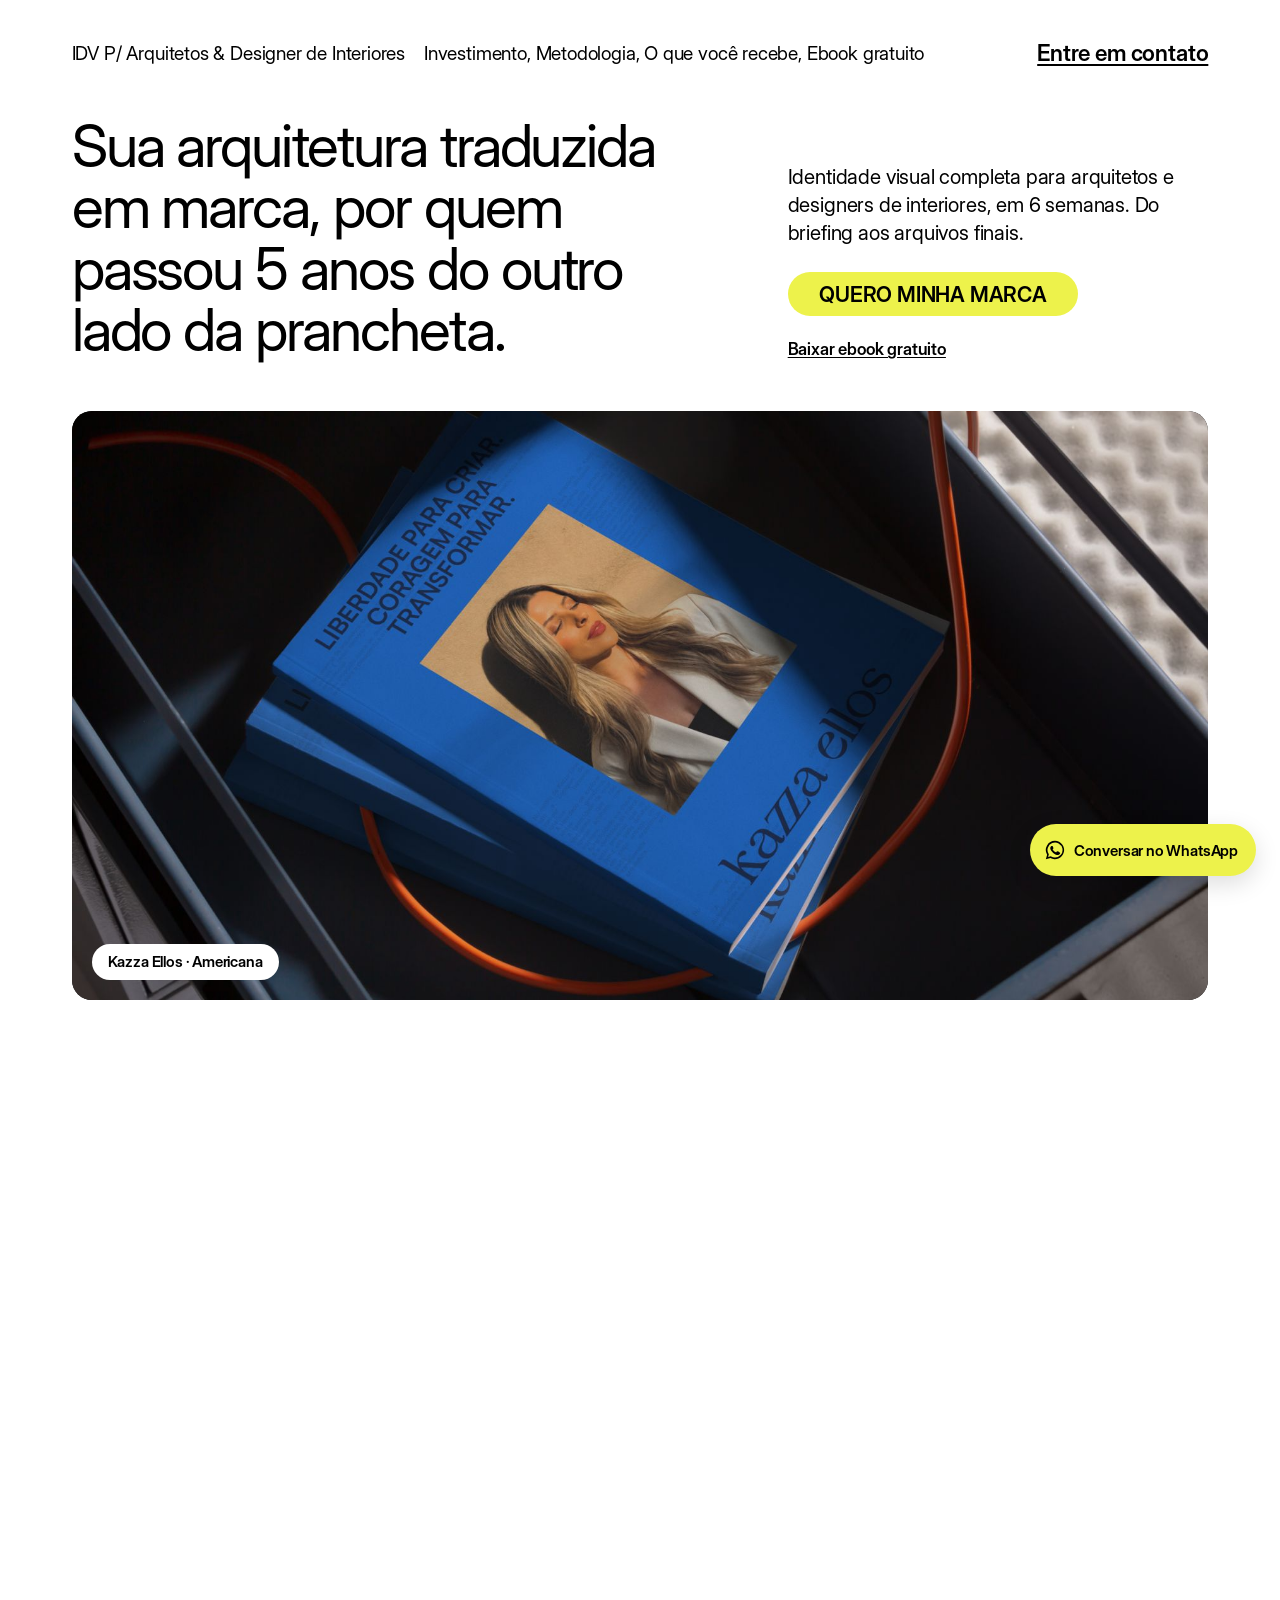
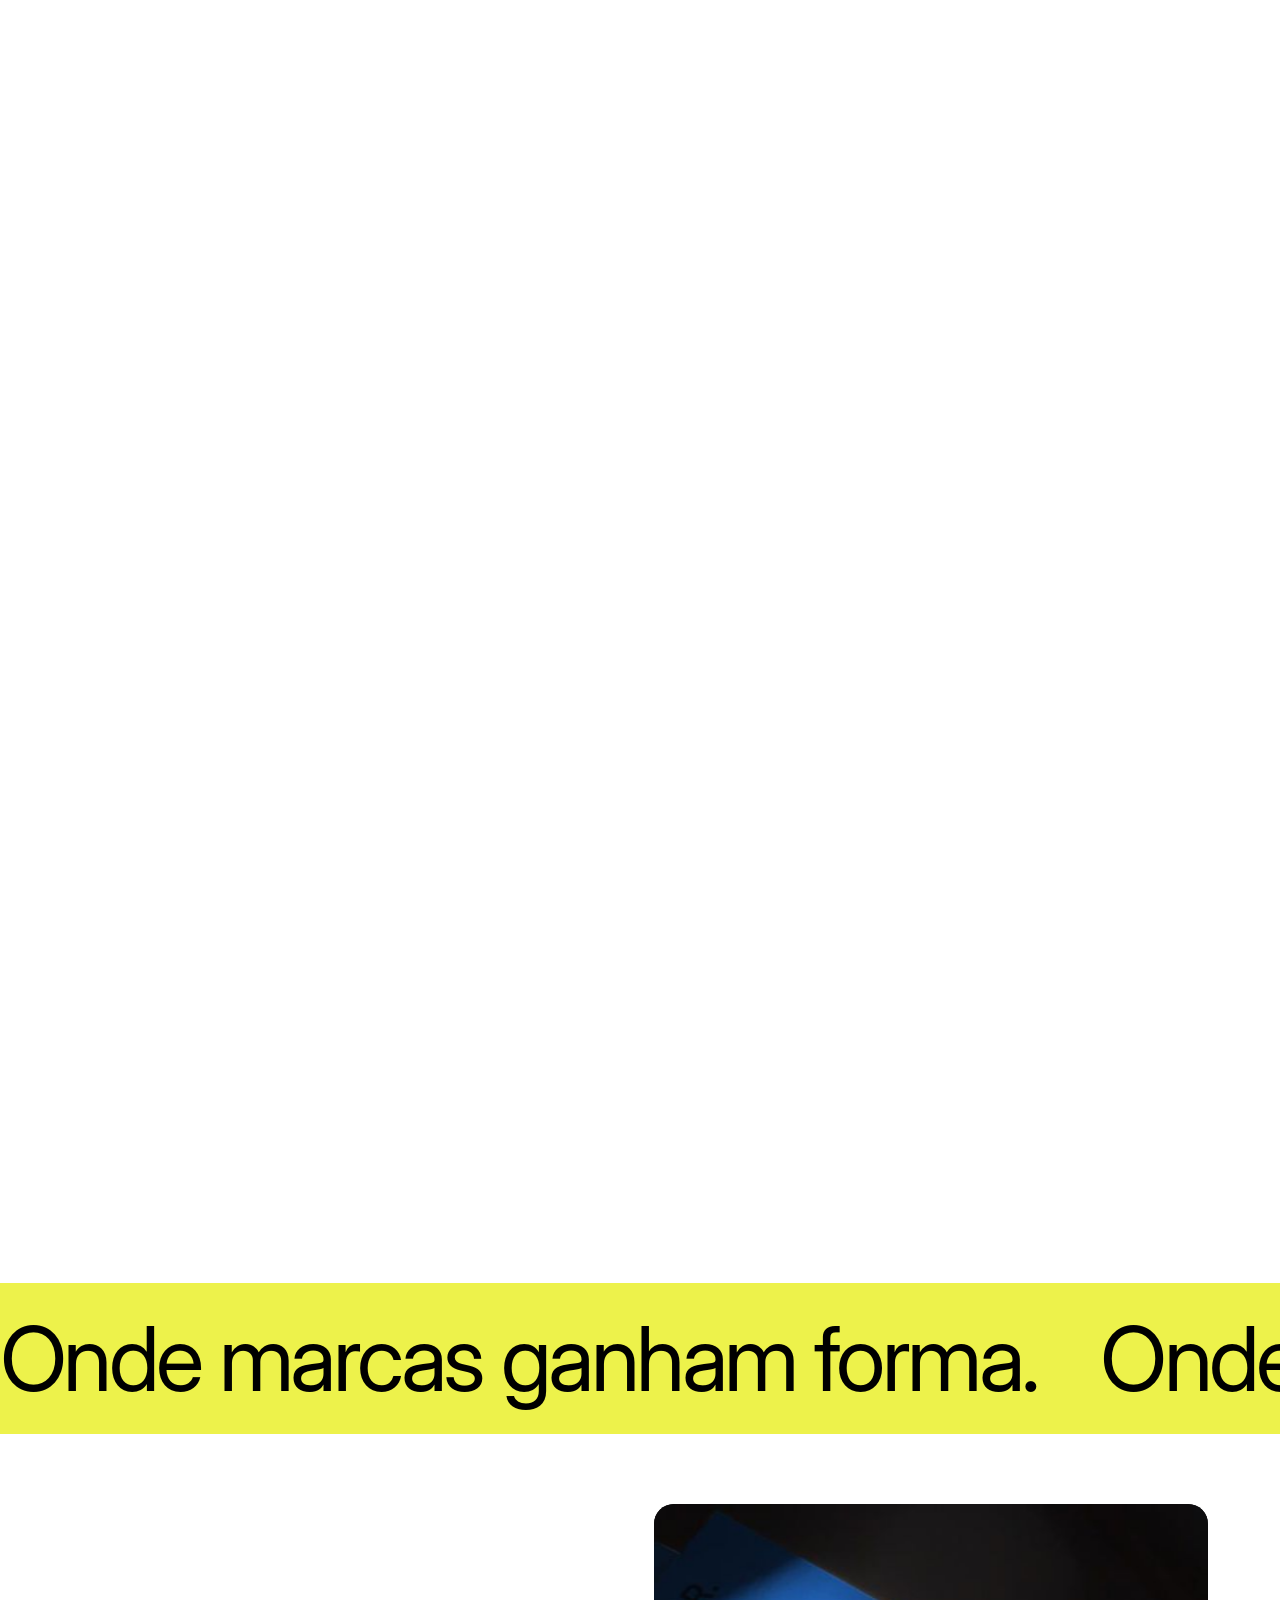
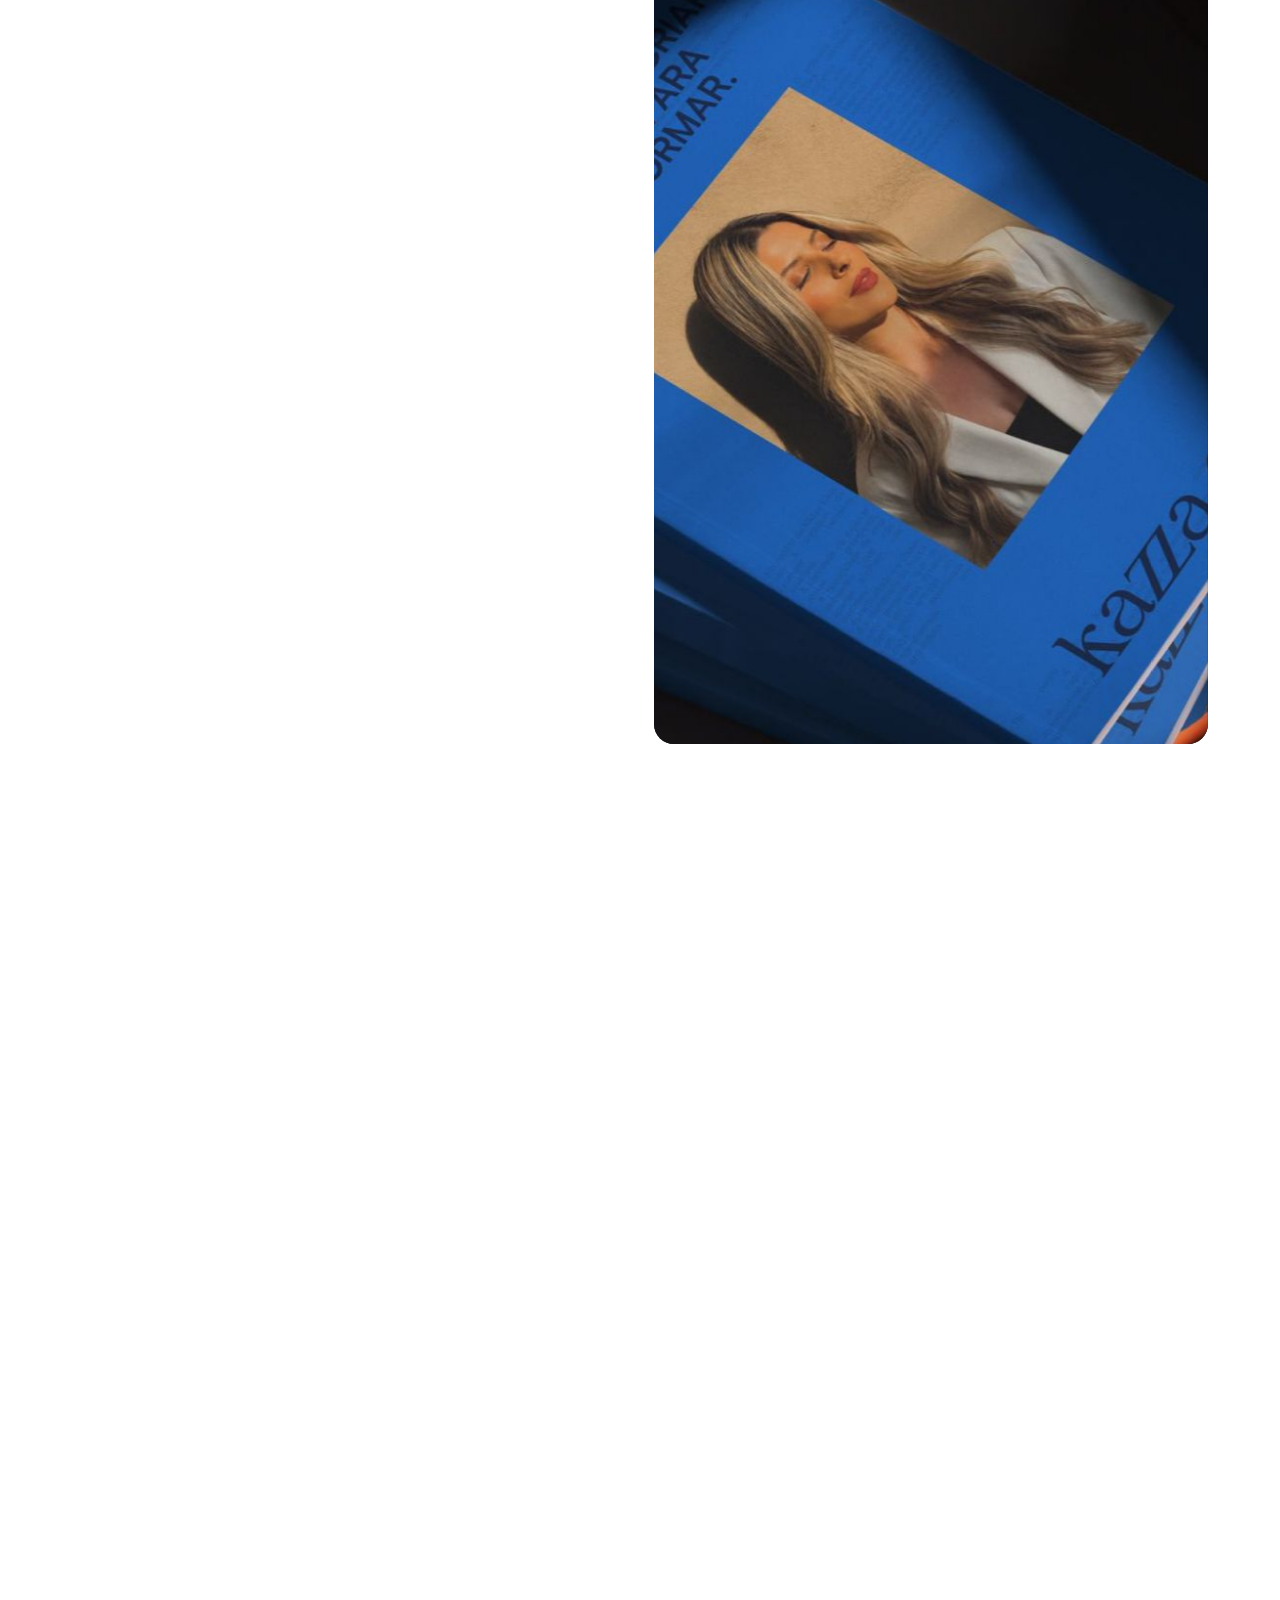
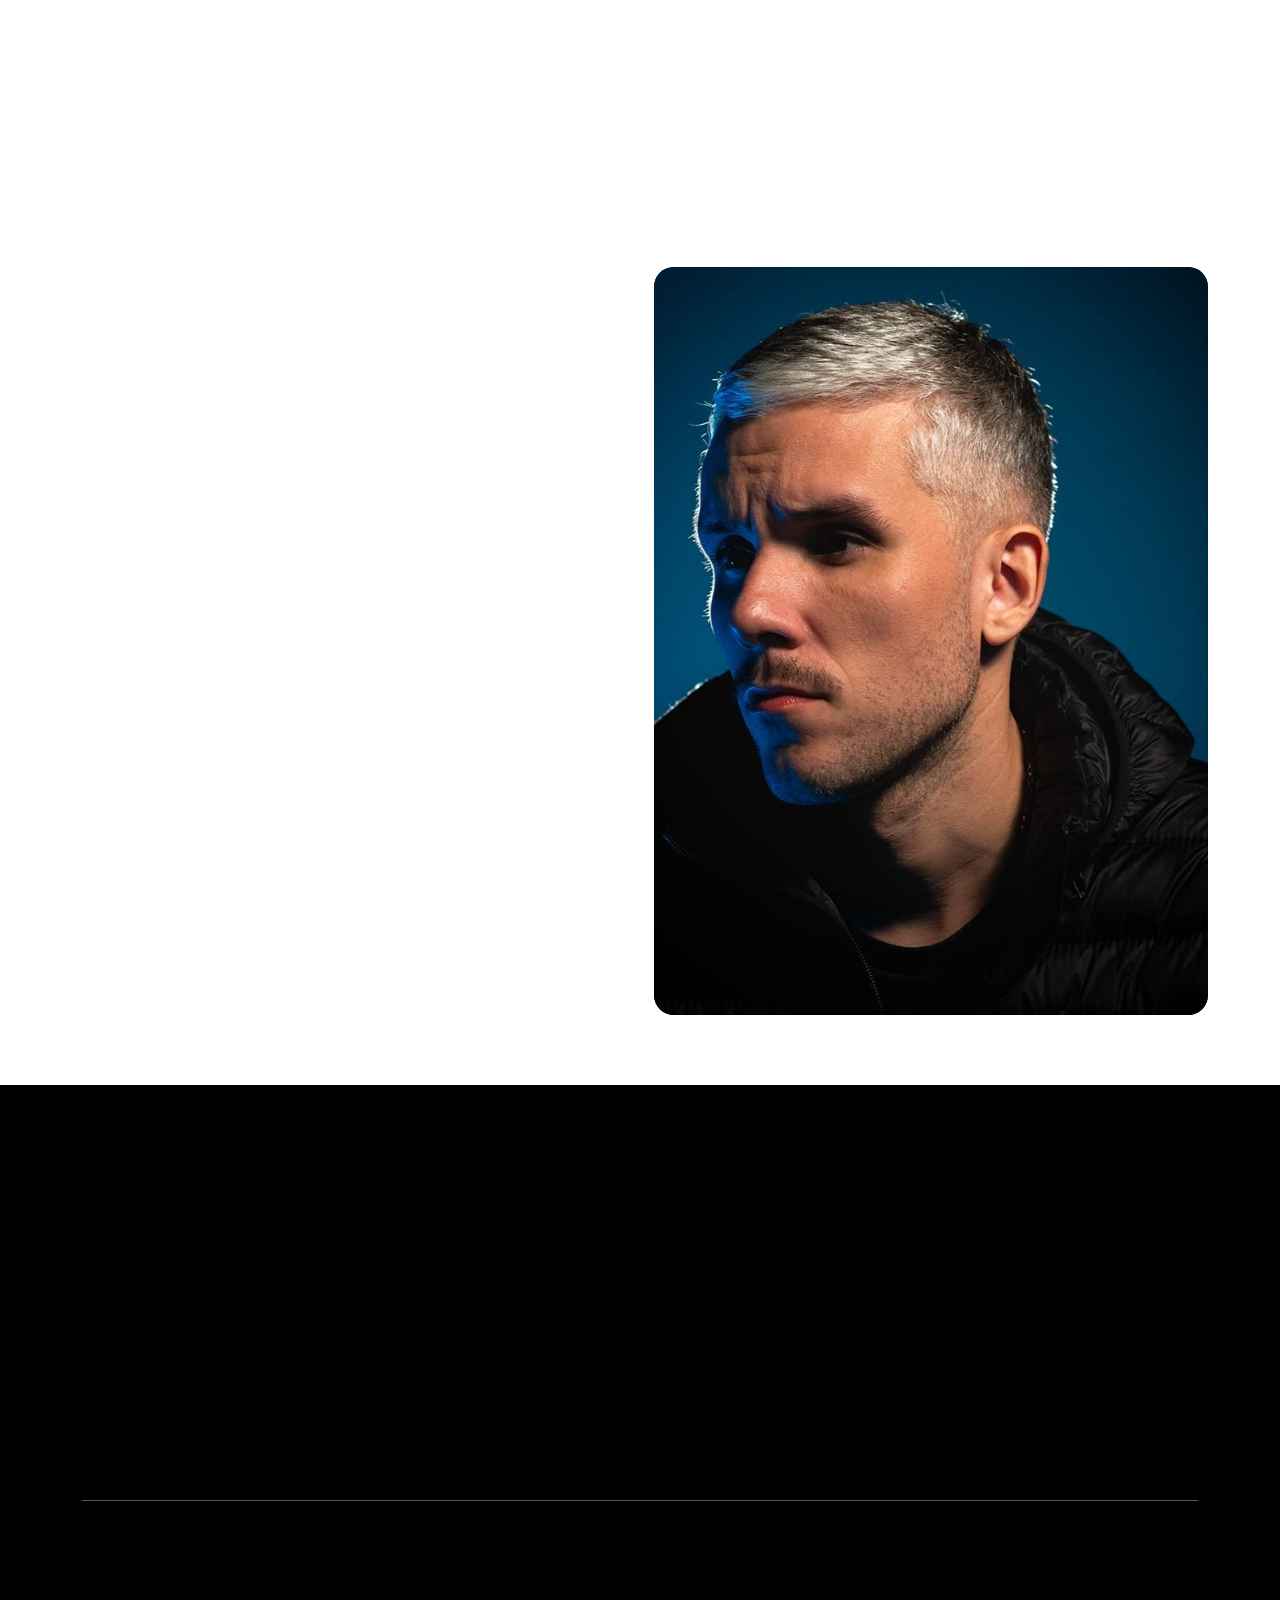
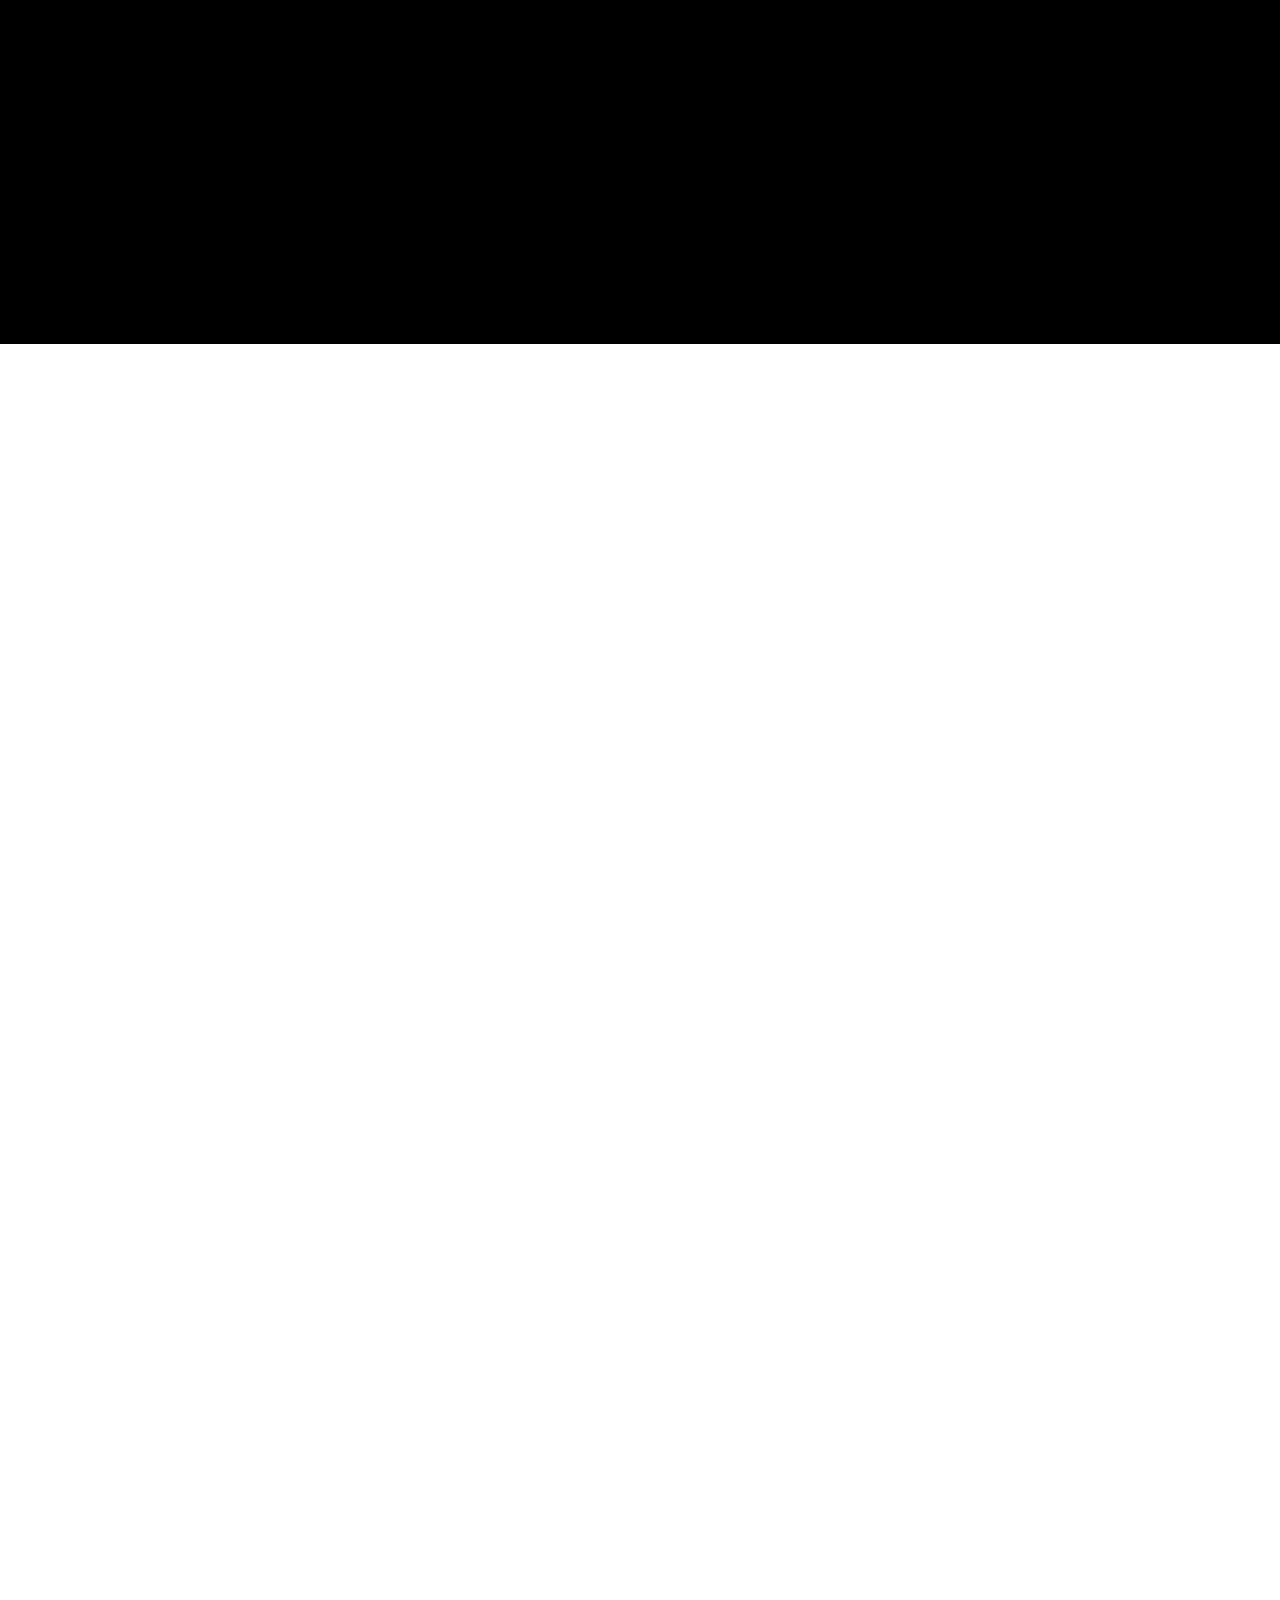
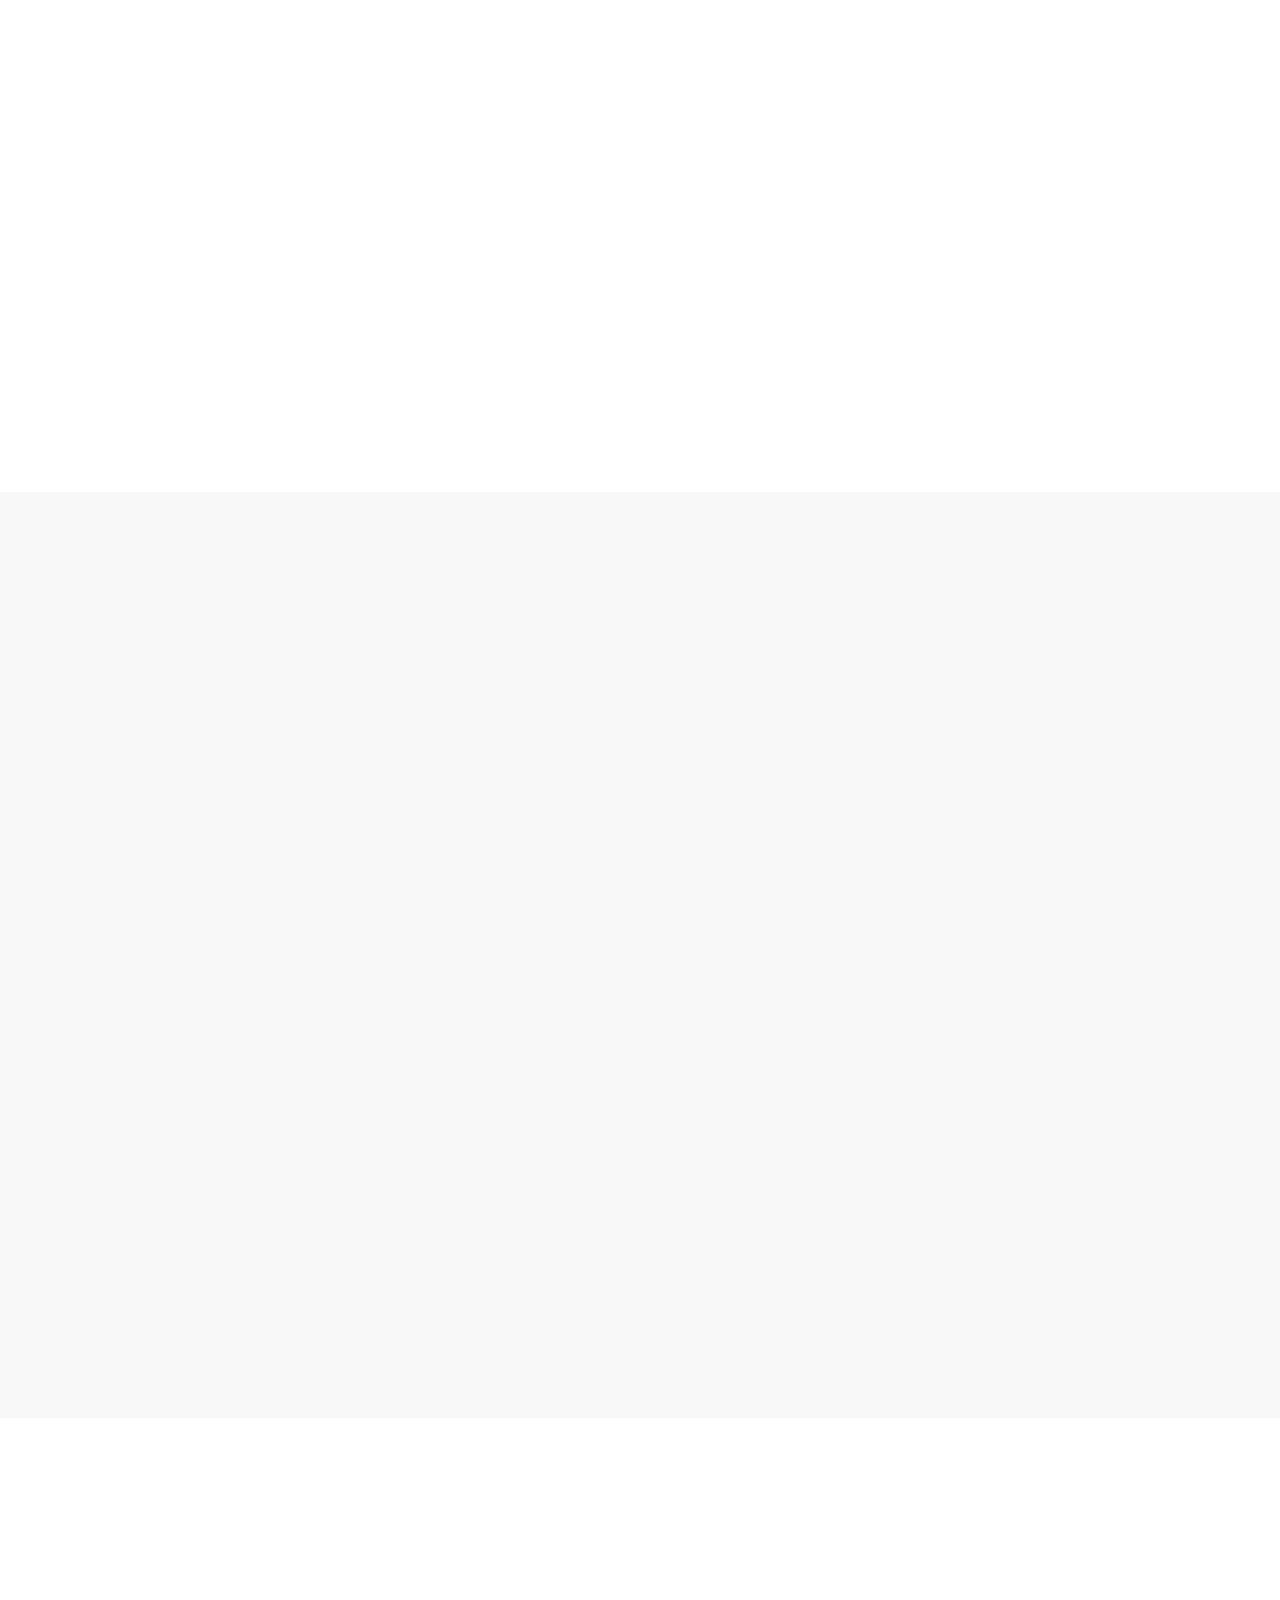
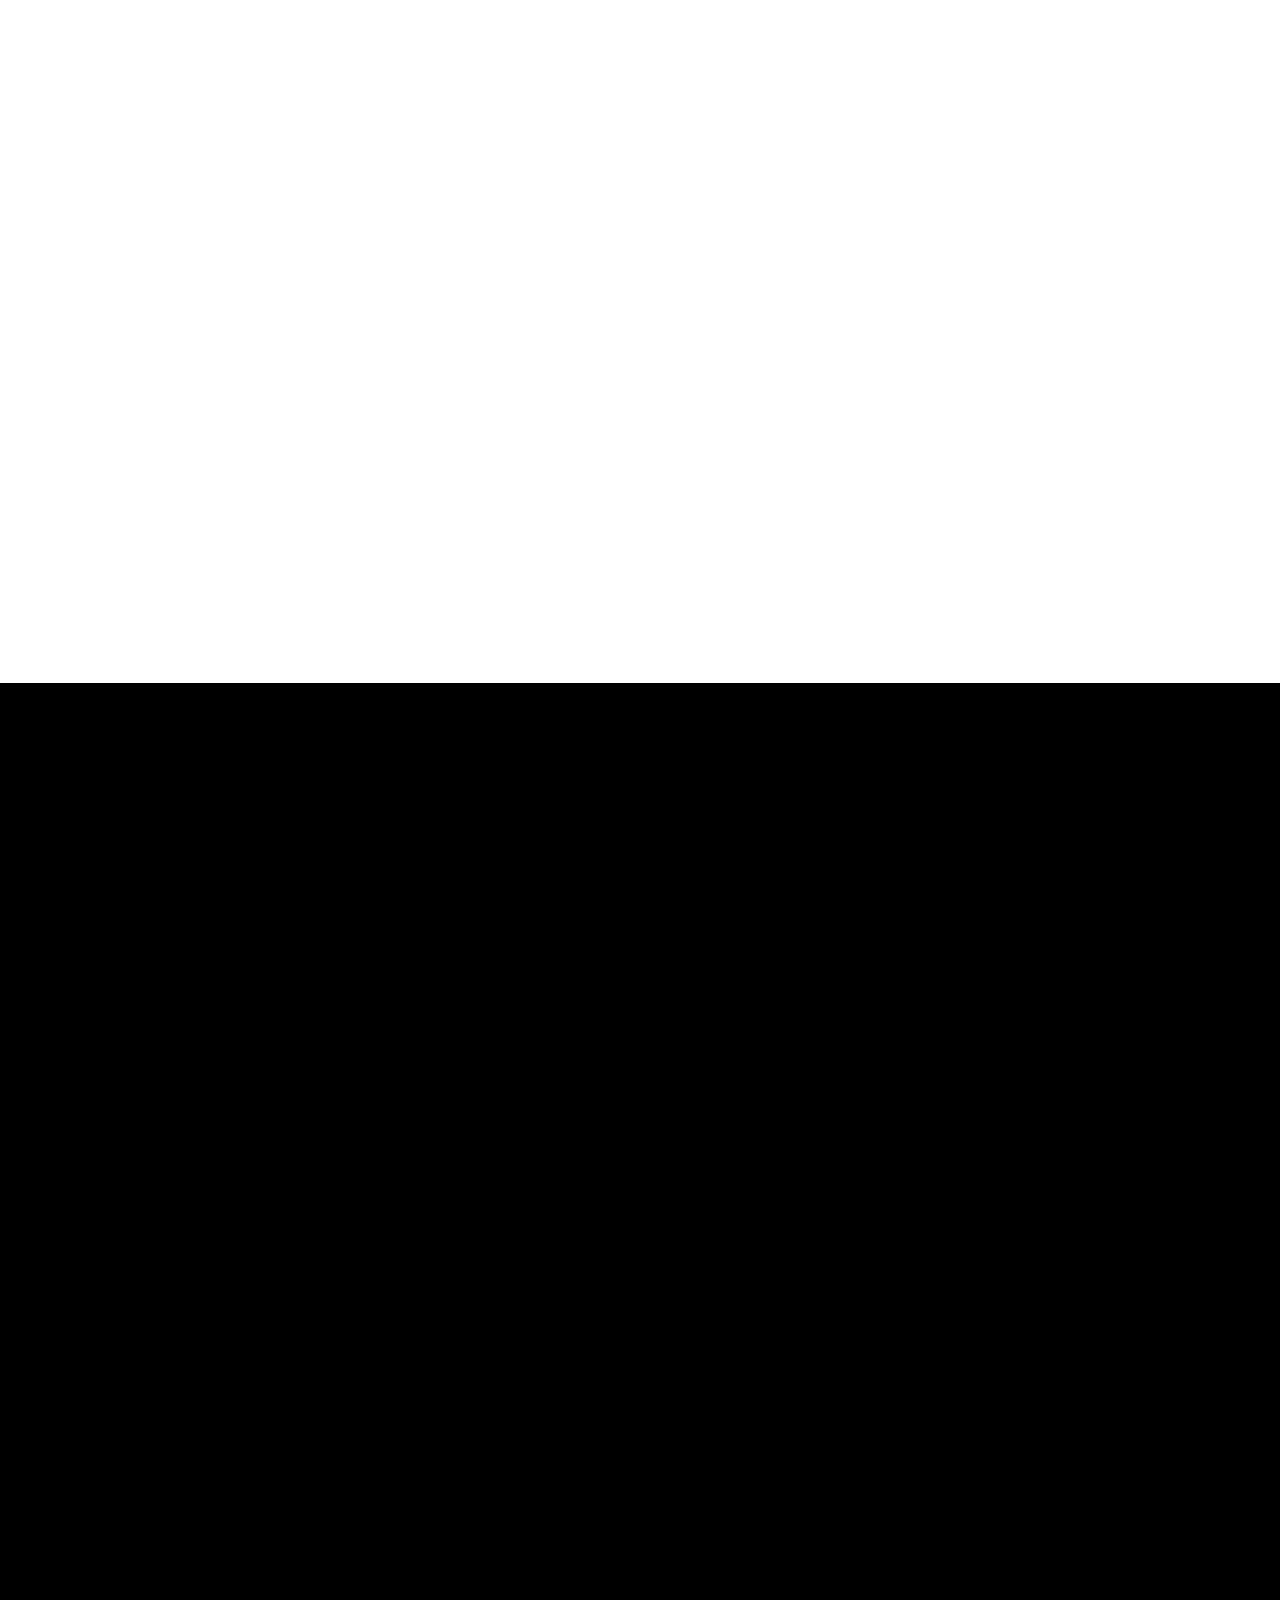
<file: index.html>
<!DOCTYPE html>
<html lang="pt-BR">
<head>
<meta charset="utf-8">
<meta name="viewport" content="width=device-width,initial-scale=1,viewport-fit=cover">
<title>Identidade visual para arquitetos | Forma Design</title>
<meta name="description" content="Traduzo sua arquitetura em uma marca que o mercado certo reconhece, lembra e indica. Identidade visual completa em 6 semanas.">
<meta property="og:type" content="website">
<meta property="og:title" content="Identidade visual para arquitetos | Forma Design">
<meta property="og:description" content="Seus projetos já falam por você. Sua marca ainda não. Identidade visual completa em 6 semanas.">
<meta property="og:image" content="img/og.jpg">
<meta name="theme-color" content="#000000">
<link rel="icon" type="image/png" href="img/favicon.png">
<link rel="preload" href="fonts/InterDisplay-Regular.woff2" as="font" type="font/woff2" crossorigin>
<link rel="preload" href="fonts/InterDisplay-SemiBold.woff2" as="font" type="font/woff2" crossorigin>
<link rel="stylesheet" href="style.css">
</head>
<body>

<!-- ===================== MENU ===================== -->
<header class="nav">
  <p class="nav-tag">IDV P/ Arquitetos &amp; Designer de Interiores</p>
  <nav class="nav-links">
    <a href="#investimento">Investimento</a>, <a href="#metodologia">Metodologia</a>, <a href="#metodologia">O que você recebe</a>, <a href="#ebook">Ebook gratuito</a>
  </nav>
  <a class="nav-cta" href="https://wa.me/5519984498731?text=Ol%C3%A1%2C%20Thiago%21%20Vim%20pela%20p%C3%A1gina%20da%20Forma%20e%20quero%20conversar%20sobre%20a%20identidade%20visual%20do%20meu%20escrit%C3%B3rio." target="_blank" rel="noopener">Entre em contato</a>
</header>

<main>

<!-- ===================== 00 PROMESSA ===================== -->
<section class="promise" id="topo">
  <div class="promise-in">
    <h1 class="promise-h rv">Sua arquitetura traduzida em marca, por quem passou 5 anos do outro lado da prancheta.</h1>
    <div class="promise-side rv" style="--d:.12s">
      <p>Identidade visual completa para arquitetos e designers de interiores, em 6 semanas. Do briefing aos arquivos finais.</p>
      <div class="promise-cta"><a class="btn" href="https://wa.me/5519984498731?text=Ol%C3%A1%2C%20Thiago%21%20Vim%20pela%20p%C3%A1gina%20da%20Forma%20e%20quero%20traduzir%20minha%20arquitetura%20em%20marca." target="_blank" rel="noopener">Quero minha marca</a><a class="ul small-link" href="#ebook">Baixar ebook gratuito</a></div>
    </div>
  </div>
</section>

<!-- ===================== 01 ABERTURA ===================== -->
<section class="hero">
  <div class="topshow" aria-label="Projetos da Forma Design">
    <figure class="slide on"><img src="img/topo-mateus-tablet.jpg" alt="Identidade visual Mateus Siqueira"><figcaption>Mateus Siqueira · Campinas</figcaption></figure>
    <figure class="slide"><img src="img/topo-kazza-livro.jpg" alt="Identidade visual Kazza Ellos"><figcaption>Kazza Ellos · Americana</figcaption></figure>
    <figure class="slide"><img src="img/topo-berilo-revista.jpg" alt="Identidade visual Berilo" loading="lazy"><figcaption>Berilo · São Paulo</figcaption></figure>
    <figure class="slide"><img src="img/topo-mmo-caixa.jpg" alt="Identidade visual Mari Moreira" loading="lazy"><figcaption>Mari Moreira · Piracicaba</figcaption></figure>
    <figure class="slide"><img src="img/topo-mentha-ecobag.jpg" alt="Identidade visual Mentha" loading="lazy"><figcaption>Mentha · Americana</figcaption></figure>
    <figure class="slide"><img src="img/topo-mateus-caderno.jpg" alt="Identidade visual Mateus Siqueira" loading="lazy"><figcaption>Mateus Siqueira · Campinas</figcaption></figure>
    <figure class="slide"><img src="img/topo-kazza-caixa.jpg" alt="Identidade visual Kazza Ellos" loading="lazy"><figcaption>Kazza Ellos · Americana</figcaption></figure>
    <figure class="slide"><img src="img/topo-berilo-notebook.jpg" alt="Identidade visual Berilo" loading="lazy"><figcaption>Berilo · São Paulo</figcaption></figure>
    <figure class="slide"><img src="img/topo-mari-revista.jpg" alt="Identidade visual Mari Moreira" loading="lazy"><figcaption>Mari Moreira · Piracicaba</figcaption></figure>
    <figure class="slide"><img src="img/topo-envelope.jpg" alt="Projeto Forma Design" loading="lazy"></figure>
  </div>

  <div class="hero-txt">
    <p class="kicker rv">IDV P/ Arquitetos &amp; Designer de Interiores</p>
    <img class="logo rv" style="--d:.08s" src="img/logo-forma-preto.png" alt="Forma">
    <h2 class="hero-h rv" style="--d:.16s">Seus projetos já falam por você. <strong>Sua marca ainda não.</strong></h2>
    <p class="sub rv" style="--d:.24s">Traduzo sua arquitetura em uma marca que o mercado certo reconhece, lembra e indica. <strong>Identidade visual completa em 6&nbsp;semanas</strong>, feita por quem já esteve do outro lado da prancheta.</p>
    <a class="btn rv" style="--d:.32s" href="https://wa.me/5519984498731?text=Ol%C3%A1%2C%20Thiago%21%20Vim%20pela%20p%C3%A1gina%20da%20Forma%20e%20quero%20entender%20como%20funciona%20a%20identidade%20visual%20para%20o%20meu%20escrit%C3%B3rio." target="_blank" rel="noopener">Saiba mais.</a>

    <div class="stats">
      <div class="rv" style="--d:0s"><b>100+</b><span>Profissionais<br>atendidos</span></div>
      <div class="rv" style="--d:.08s"><b>3 anos</b><span>Dedicados só<br>a Arquitetura</span></div>
      <div class="rv" style="--d:.16s"><b>WBDS &amp; Behance</b><span>Curadoria<br>Internacional</span></div>
    </div>
  </div>
</section>

<!-- ===================== 02 PROBLEMA ===================== -->
<section class="wrap problem" id="problema">
  <div class="two">
    <h2 class="h-xl rv">Bons projetos não bastam para ser lembrado.</h2>
    <p class="body-l rv" style="--d:.1s">Você passa meses pensando em luz, proporção, material e no jeito como as pessoas vão viver cada espaço. Mas quando alguém encontra seu perfil, seu cartão ou sua proposta, o que chega primeiro é a marca. <strong>E, muitas vezes, ela não está à altura do que você entrega.</strong></p>
  </div>
  <div class="cards">
    <article class="card rv"><h3>Parece mais um</h3><p>Logo feito às pressas, cores sem critério, um perfil igual a tantos outros. O cliente não consegue diferenciar seu escritório antes de ver o seu trabalho.</p><span class="n">01</span></article>
    <article class="card y rv" style="--d:.1s"><h3>O valor fica escondido</h3><p>Quando a imagem não acompanha o projeto, o cliente compara preço. Uma marca bem resolvida ajuda a sustentar o valor que você cobra.</p><span class="n">02</span></article>
    <article class="card rv" style="--d:.2s"><h3>A indicação perde força</h3><p>Quem indica precisa lembrar do seu nome e saber o que dizer sobre você. Marca sem identidade clara é fácil de esquecer.</p><span class="n">03</span></article>
  </div>
</section>

<!-- ===================== CONCEITO ===================== -->
<section class="concept" aria-label="Conceito da Forma">
  <div class="concept-track" aria-hidden="true"><span>Onde marcas ganham forma.</span><span>Onde marcas ganham forma.</span><span>Onde marcas ganham forma.</span><span>Onde marcas ganham forma.</span></div>
  <p class="sr">Onde marcas ganham forma.</p>
</section>

<!-- ===================== 03 PROPÓSITO ===================== -->
<section class="wrap purpose">
  <div class="split">
    <div class="split-txt">
      <p class="lead-s rv">Não é falta de talento.<br>É falta de <strong>tradução.</strong></p>
      <h2 class="h-xl rv" style="--d:.1s">Nosso propósito é traduzir sua arquitetura em uma marca que o mercado certo reconhece, lembra e indica.</h2>
      <a class="btn rv" style="--d:.2s" href="https://wa.me/5519984498731?text=Ol%C3%A1%2C%20Thiago%21%20Quero%20uma%20identidade%20visual%20para%20o%20meu%20escrit%C3%B3rio.%20Podemos%20conversar%3F" target="_blank" rel="noopener">Quero uma IDV</a>
    </div>
    <div class="frame tall"><img data-px="0.12" src="img/kazza-livro.jpg" alt="Identidade visual Kazza Ellos aplicada em livro" loading="lazy"></div>
  </div>
</section>

<!-- ===================== CASES ===================== -->
<section class="wrap cases" id="cases">
  <div class="two">
    <h2 class="h-xl rv">Marcas que já ganharam forma.</h2>
    <p class="body-l rv" style="--d:.1s">Escritórios de arquitetura e interiores de São Paulo, Campinas, Americana e Piracicaba que hoje se apresentam com a mesma qualidade dos seus projetos.</p>
  </div>
  <div class="case-grid">
      <article class="case rv" style="--d:0.00s"><div class="case-img"><img data-px="0.06" src="img/berilo-revista.jpg" alt="Identidade visual Berilo" loading="lazy" style="object-position:50% 55%"></div><h3>Berilo</h3><p>São Paulo · Identidade visual</p></article>
      <article class="case rv" style="--d:0.08s"><div class="case-img"><img data-px="0.06" src="img/kazza-ellos.jpg" alt="Identidade visual Kazza Ellos" loading="lazy" style="object-position:30% 50%"></div><h3>Kazza Ellos</h3><p>Americana · Identidade visual e naming</p></article>
      <article class="case rv" style="--d:0.16s"><div class="case-img"><img data-px="0.06" src="img/ma-arquitetura.jpg" alt="Identidade visual Mateus Siqueira" loading="lazy" style="object-position:25% 50%"></div><h3>Mateus Siqueira</h3><p>Campinas · Identidade visual</p></article>
      <article class="case rv" style="--d:0.00s"><div class="case-img"><img data-px="0.06" src="img/mmo-interiores.jpg" alt="Identidade visual Mari Moreira" loading="lazy" style="object-position:50% 60%"></div><h3>Mari Moreira</h3><p>Piracicaba · Identidade visual</p></article>
      <article class="case rv" style="--d:0.08s"><div class="case-img"><img data-px="0.06" src="img/gabriela-alves.jpg" alt="Identidade visual Gabriela Alves" loading="lazy" style="object-position:50% 35%"></div><h3>Gabriela Alves</h3><p>Campinas · Identidade visual</p></article>
      <article class="case rv" style="--d:0.16s"><div class="case-img"><img data-px="0.06" src="img/frisa.jpg" alt="Identidade visual Frisa" loading="lazy" style="object-position:30% 45%"></div><h3>Frisa</h3><p>São Paulo · Identidade visual</p></article>
      <!-- Para incluir Mentha e Lena Wagner: copie um bloco <article> acima, troque a imagem (img/mentha.jpg ou img/lena-wagner.jpg), o nome, a cidade e o escopo.
      Mentha · Americana · Identidade visual e naming
      Lena Wagner · São Paulo · Identidade visual -->
  </div>
</section>

<!-- ===================== 04 SOBRE ===================== -->
<section class="wrap about" id="sobre">
  <div class="split">
    <div class="split-txt">
      <h2 class="h-xl rv">Prazer, meu nome é Thiago Amorim</h2>
      <p class="body-l rv" style="--d:.08s">Sou formado em design de interiores e design gráfico desde 2016. Antes de me dedicar ao design gráfico em tempo integral, atuei por mais de cinco anos diretamente em projetos arquitetônicos.</p>
      <p class="body-l rv" style="--d:.12s">Há três anos, concentro todo o meu trabalho em um único mercado: identidade visual para arquitetos e escritórios de arquitetura. Já são mais de 100 profissionais atendidos, e alguns projetos têm curadoria publicada pela World Brand Design Society e Behance.</p>
      <div class="stats left muted rv" style="--d:.16s">
        <div><b>100+</b><span>Profissionais<br>atendidos</span></div>
        <div><b>3 anos</b><span>Dedicados só<br>a Arquitetura</span></div>
        <div><b>WBDS &amp; Behance</b><span>Curadoria<br>Internacional</span></div>
      </div>
      <p class="sign rv" style="--d:.2s">Thiago Amorim, Diretor Criativo<br>da Forma Design</p>
    </div>
    <div class="frame tall"><img data-px="0.1" src="img/thiago-amorim.jpg" alt="Thiago Amorim, diretor criativo da Forma Design" loading="lazy"></div>
  </div>
</section>

<!-- ===================== 05 METODOLOGIA ===================== -->
<section class="dark method" id="metodologia">
  <div class="wrap">
    <h2 class="h-xl center rv">6 semanas, do<br>briefing à marca.</h2>
    <p class="body-l center narrow rv" style="--d:.1s">Um processo com etapas e datas definidas. Você sabe o que acontece em cada semana e aprova a direção antes de qualquer criação começar.</p>
    <ol class="timeline">
      <li class="rv" style="--d:0.00s"><span class="tl-w">Semana 1</span><span class="tl-dot"></span><h3>Briefing</h3><p>Você recebe um formulário e tem 4 dias para responder. Depois, tenho 3 dias para analisar tudo com calma.</p></li>
      <li class="rv" style="--d:0.08s"><span class="tl-w">Semana 2</span><span class="tl-dot"></span><h3>Alinhamento</h3><p>Uma conversa de 30 minutos para aprofundar o briefing e alinhar o que ficou em aberto.</p></li>
      <li class="rv" style="--d:0.16s"><span class="tl-w">Semana 3</span><span class="tl-dot"></span><h3>Moodboard</h3><p>Paleta, tipografia e referências de grafismo e layout. A criação só começa com a sua aprovação.</p></li>
      <li class="rv" style="--d:0.24s"><span class="tl-w">Semanas 4 e 5</span><span class="tl-dot"></span><h3>Criação</h3><p>Cerca de 20 dias desenvolvendo a logo e toda a identidade a partir do caminho aprovado.</p></li>
      <li class="rv" style="--d:0.32s"><span class="tl-w">Semana 6</span><span class="tl-dot"></span><h3>Apresentação final</h3><p>Identidade completa, aplicada no dia a dia do escritório. Depois, todos os arquivos.</p></li>
    </ol>
    <div class="method-foot">
      <p class="body-l rv">Todo o processo é online. O prazo de 6 semanas vale para o projeto sem ajustes; se houver ajuste, o prazo se estende.</p>
      <a class="btn rv" style="--d:.1s" href="https://wa.me/5519984498731?text=Ol%C3%A1%2C%20Thiago%21%20Vi%20o%20processo%20de%206%20semanas%20na%20p%C3%A1gina%20e%20quero%20come%C3%A7ar%20a%20identidade%20visual%20do%20meu%20escrit%C3%B3rio." target="_blank" rel="noopener">Quero uma IDV</a>
    </div>
  </div>
</section>

<!-- ===================== DEPOIMENTOS ===================== -->
<section class="wrap deps" id="depoimentos">
  <h2 class="h-xl rv">Quem já ganhou forma.</h2>
  <div class="dep-grid">
    <figure class="dep rv" style="--d:0.00s"><blockquote>“Muito obrigado pela atenção. Fiquei muito satisfeito com o trabalho, tô muito feliz com ele. Parabéns!”</blockquote><figcaption><img class="av" src="img/avatar-mateus.jpg" alt="Mateus Siqueira" loading="lazy"><span><b>Mateus Siqueira</b>Mateus Siqueira Arquitetura · Campinas</span></figcaption></figure>
    <figure class="dep rv" style="--d:0.08s"><blockquote>“A Forma não criou só a nossa marca, criou o nosso nome. A Kazza Ellos nasceu de conversas sobre o que a gente quer que as pessoas sintam nos nossos espaços, e hoje tudo o que a gente entrega transmite isso.”</blockquote><figcaption><img class="av" src="img/avatar-kazza.jpg" alt="Bianca" loading="lazy"><span><b>Bianca</b>Kazza Ellos · Americana</span></figcaption></figure>
    <figure class="dep rv" style="--d:0.16s"><blockquote>“Eu tinha o escritório, mas não tinha um nome nem uma marca que me representasse. O processo foi leve e muito bem conduzido, e a Mentha saiu com a cara do meu trabalho.”</blockquote><figcaption><img class="av" src="img/avatar-mentha.jpg" alt="Thayna" loading="lazy"><span><b>Thayna</b>Mentha · Americana</span></figcaption></figure>
  </div>
</section>

<!-- ===================== 07 INVESTIMENTO ===================== -->
<section class="wrap price" id="investimento">
  <div class="two">
    <h2 class="h-xl rv">Um investimento claro, sem surpresa</h2>
    <div>
      <p class="body-l rv" style="--d:.08s">Dois caminhos, o mesmo processo de 6&nbsp;semanas. Escolha se você quer a identidade visual ou a identidade com toda a estratégia por trás dela.</p>
      <p class="body-l rv" style="--d:.12s">Ficou alguma dúvida? <a class="ul" href="https://wa.me/5519984498731?text=Ol%C3%A1%2C%20Thiago%21%20Tenho%20uma%20d%C3%BAvida%20sobre%20os%20pacotes%20de%20identidade%20visual." target="_blank" rel="noopener">Me chama no WhatsApp</a> e a gente conversa.</p>
    </div>
  </div>
  <div class="plans">
    <article class="plan rv">
      <p class="pc-t">Identidade</p>
      <p class="plan-d">Para quem quer uma marca bem resolvida, pronta para usar.</p>
      <p class="pc-val">R$ 3.800</p>
      <p class="pc-pix">à vista</p>
      <p class="plan-or">ou 12x de R$ 333 no cartão</p>
      <ul>
        <li>Logo, com 1 ajuste incluído</li>
        <li>Conceito da marca</li>
        <li>Paleta de cores e tipografia</li>
        <li>Grafismos</li>
        <li>Simulações da marca aplicada</li>
        <li>Brand guide simplificado</li>
        <li>Arquivos finais para uso da marca</li>
      </ul>
      <a class="btn dark-btn" href="https://wa.me/5519984498731?text=Ol%C3%A1%2C%20Thiago%21%20Tenho%20interesse%20no%20pacote%20Identidade%20para%20o%20meu%20escrit%C3%B3rio." target="_blank" rel="noopener">Quero o Identidade</a>
    </article>
    <article class="plan y rv" style="--d:.1s">
      <p class="pc-t">Identidade &amp; Estratégia</p>
      <p class="plan-d">Para quem quer entender e comunicar o próprio posicionamento.</p>
      <p class="pc-val">R$ 4.800</p>
      <p class="pc-pix">à vista</p>
      <p class="plan-or">ou 12x de R$ 416 no cartão</p>
      <ul>
        <li><b>Tudo do pacote Identidade, mais:</b></li>
        <li>Estratégia da marca: a base que orienta como o seu escritório se posiciona e se comunica</li>
      </ul>
      <a class="btn dark-btn" href="https://wa.me/5519984498731?text=Ol%C3%A1%2C%20Thiago%21%20Tenho%20interesse%20no%20pacote%20Identidade%20%26%20Estrat%C3%A9gia%20para%20o%20meu%20escrit%C3%B3rio." target="_blank" rel="noopener">Quero o Identidade &amp; Estratégia</a>
    </article>
  </div>
</section>

<!-- ===================== EBOOK (captura de contato) ===================== -->
<section class="ebook" id="ebook">
  <div class="wrap ebook-in">
    <div class="ebook-cover rv"><img src="img/ebook-capa.jpg" alt="Capa do ebook Marca é negócio. E negócio é estratégia." loading="lazy"></div>
    <div class="ebook-txt">
      <p class="kicker rv">Ebook gratuito</p>
      <h2 class="h-xl rv" style="--d:.06s">Em que momento está a sua marca?</h2>
      <p class="body-l rv" style="--d:.1s">Um guia curto para arquitetos e designers de interiores perceberem se a marca acompanha o nível dos projetos. Com um checklist rápido no final.</p>
      <!-- FORMSPREE: troque SEU_ID pelo código do seu formulário (veja o guia) -->
      <form class="lead rv" style="--d:.14s" name="ebook" method="POST" action="https://formspree.io/f/SEU_ID">
        <input type="hidden" name="_subject" value="Novo contato do ebook (LP Forma)">
        <p class="hp"><label>Não preencha: <input name="_gotcha" tabindex="-1" autocomplete="off"></label></p>
        <label><span>Nome</span><input name="nome" autocomplete="name" required></label>
        <label><span>WhatsApp</span><input name="whatsapp" type="tel" inputmode="tel" autocomplete="tel" placeholder="(19) 99999-9999" required></label>
        <label><span>E-mail</span><input name="email" type="email" autocomplete="email" required></label>
        <button class="btn dark-btn" type="submit">Baixar o ebook</button>
        <p class="lgpd">Ao baixar, você concorda em receber conteúdos e contato da Forma Design por WhatsApp e e-mail. Você pode pedir para sair a qualquer momento.</p>
      </form>
    </div>
  </div>
</section>

<!-- ===================== FAQ ===================== -->
<section class="wrap faq" id="faq">
  <div class="faq-g">
    <h2 class="h-xl rv">Perguntas frequentes</h2>
    <div class="faq-list">
      <details class="rv" open><summary>Quanto tempo leva?</summary><p>Seis semanas, do briefing à apresentação final, considerando o projeto sem ajustes. Se houver ajuste, o prazo se estende.</p></details>
      <details class="rv"><summary>Quantas opções de logo eu recebo?</summary><p>Uma proposta, desenvolvida a partir do moodboard que você aprovou. Uma rodada de ajuste está incluída. Ajustes extras são orçados à parte.</p></details>
      <details class="rv"><summary>E se eu não gostar do caminho?</summary><p>É para isso que existe o moodboard. Você aprova paleta, tipografia e referências antes de a criação começar, então a logo já nasce numa direção que você validou.</p></details>
      <details class="rv"><summary>Qual a diferença entre os dois pacotes?</summary><p>Os dois têm o mesmo processo e a mesma identidade visual. O Identidade &amp; Estratégia inclui também a estratégia da marca, que orienta como o seu escritório se posiciona e se comunica.</p></details>
      <details class="rv"><summary>Preciso fazer reuniões presenciais?</summary><p>Não. Todo o processo é online, então atendo escritórios de qualquer cidade.</p></details>
      <details class="rv"><summary>Como funciona o pagamento?</summary><p>Pacote Identidade: R$ 3.800 à vista ou 12x de R$ 333 no cartão. Pacote Identidade &amp; Estratégia: R$ 4.800 à vista ou 12x de R$ 416 no cartão.</p></details>
      <details class="rv"><summary>Vou precisar comprar fontes?</summary><p>Não. Uso sempre fontes gratuitas do Google, que você pode usar em qualquer lugar sem custo de licença.</p></details>
      <details class="rv"><summary>Site, posts e outros materiais estão incluídos?</summary><p>Eles aparecem como simulação na apresentação final, para você ver a marca aplicada. Os arquivos desses materiais podem ser orçados à parte.</p></details>
    </div>
  </div>
</section>

<!-- ===================== 08 CHAMADA FINAL ===================== -->
<section class="dark final">
  <div class="wrap">
    <h2 class="h-xl center rv">Sua arquitetura já tem linguagem. Vamos dar a ela uma <a class="ul" href="https://wa.me/5519984498731?text=Ol%C3%A1%2C%20Thiago%21%20Quero%20conversar%20sobre%20a%20marca%20do%20meu%20escrit%C3%B3rio." target="_blank" rel="noopener">marca.</a></h2>
    <img class="logo rv" style="--d:.15s" src="img/logo-forma-amarelo.png" alt="Forma" loading="lazy">
  </div>
  <footer class="big rv">
    <p>Forma Design P/ Arquitetos<br>&amp; Designer de Interiores</p>
    <a href="https://wa.me/5519984498731?text=Ol%C3%A1%2C%20Thiago%21%20Quero%20conversar%20sobre%20a%20marca%20do%20meu%20escrit%C3%B3rio." target="_blank" rel="noopener">+55 19 9 84498731</a>
  </footer>
</section>

</main>

<!-- Botão fixo de WhatsApp (aparece depois da abertura) -->
<a class="fab" href="https://wa.me/5519984498731?text=Ol%C3%A1%2C%20Thiago%21%20Vim%20pela%20p%C3%A1gina%20da%20Forma%20e%20quero%20conversar%20sobre%20a%20marca%20do%20meu%20escrit%C3%B3rio." target="_blank" rel="noopener" aria-label="Conversar no WhatsApp">
  <svg viewBox="0 0 24 24" aria-hidden="true"><path fill="currentColor" d="M12 2a10 10 0 0 0-8.6 15.1L2 22l5-1.3A10 10 0 1 0 12 2Zm0 18.2a8.2 8.2 0 0 1-4.2-1.2l-.3-.2-3 .8.8-2.9-.2-.3A8.2 8.2 0 1 1 12 20.2Zm4.5-6.1c-.2-.1-1.5-.7-1.7-.8s-.4-.1-.6.1-.7.8-.8 1-.3.2-.5.1a6.7 6.7 0 0 1-3.3-2.9c-.3-.4.2-.4.7-1.4.1-.2 0-.3 0-.4l-.8-1.8c-.2-.5-.4-.4-.6-.4h-.5a1 1 0 0 0-.7.3 3 3 0 0 0-.9 2.2 5.2 5.2 0 0 0 1.1 2.7 11.8 11.8 0 0 0 4.5 4c1.7.7 2.3.8 3.2.6a2.7 2.7 0 0 0 1.8-1.2 2.2 2.2 0 0 0 .2-1.3c-.1-.1-.3-.2-.5-.3Z"/></svg>
  <span>Conversar no WhatsApp</span>
</a>

<script src="main.js" defer></script>
</body>
</html>
</file>
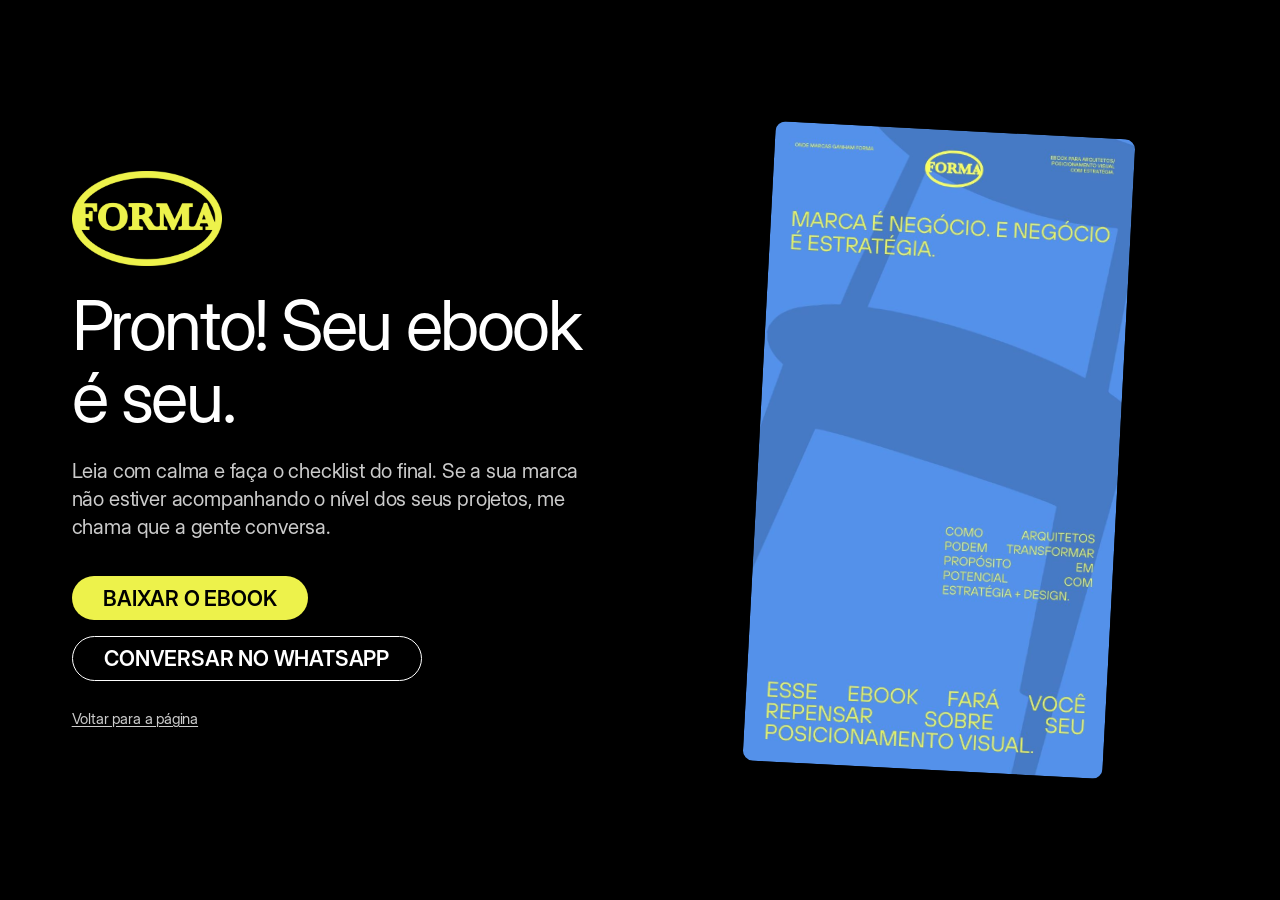
<file: obrigado.html>
<!DOCTYPE html>
<html lang="pt-BR"><head><meta charset="utf-8"><meta name="viewport" content="width=device-width,initial-scale=1">
<title>Seu ebook está pronto | Forma Design</title><meta name="robots" content="noindex">
<link rel="icon" type="image/png" href="img/favicon.png"><link rel="stylesheet" href="style.css">
<style>.ty{min-height:100vh;display:flex;align-items:center;background:#000;color:#fff}.ty .wrap{display:grid;grid-template-columns:1fr 1fr;gap:60px;align-items:center}.ty h1{font-weight:400;font-size:clamp(40px,5.4vw,78px);line-height:1.04;letter-spacing:-.035em;margin:24px 0}.ty p{font-size:clamp(18px,1.6vw,23px);color:#ccc;max-width:30em}.ty .acts{display:flex;gap:16px;flex-wrap:wrap;margin-top:36px}.ty .btn.o{background:transparent;color:#fff;border:1px solid #fff}.ty img.c{max-width:360px;border-radius:10px;transform:rotate(3deg);justify-self:center}@media(max-width:760px){.ty .wrap{grid-template-columns:1fr;padding-top:60px;padding-bottom:60px}.ty img.c{max-width:220px;order:-1}}</style>
</head><body>
<main class="ty"><div class="wrap">
 <div>
  <img src="img/logo-forma-amarelo.png" alt="Forma" style="width:150px">
  <h1>Pronto! Seu ebook é seu.</h1>
  <p>Leia com calma e faça o checklist do final. Se a sua marca não estiver acompanhando o nível dos seus projetos, me chama que a gente conversa.</p>
  <div class="acts">
   <a class="btn" href="ebook/Ebook-Forma-para-Arquitetos.pdf" download>Baixar o ebook</a>
   <a class="btn o" href="https://wa.me/5519984498731?text=Ol%C3%A1%2C%20Thiago%21%20Baixei%20o%20ebook%20da%20Forma%20e%20quero%20conversar%20sobre%20a%20marca%20do%20meu%20escrit%C3%B3rio." target="_blank" rel="noopener">Conversar no WhatsApp</a>
  </div>
  <p style="margin-top:28px;font-size:15px"><a class="ul" href="index.html">Voltar para a página</a></p>
 </div>
 <img class="c" src="img/ebook-capa.jpg" alt="Capa do ebook">
</div></main>
</body></html>
</file>
<file: style.css>
/* Forma Design · Landing page */
@font-face{font-family:"ID";src:url(fonts/InterDisplay-Regular.woff2) format("woff2");font-weight:400;font-display:swap}
@font-face{font-family:"ID";src:url(fonts/InterDisplay-Medium.woff2) format("woff2");font-weight:500;font-display:swap}
@font-face{font-family:"ID";src:url(fonts/InterDisplay-SemiBold.woff2) format("woff2");font-weight:600;font-display:swap}
@font-face{font-family:"ID";src:url(fonts/InterDisplay-Bold.woff2) format("woff2");font-weight:700;font-display:swap}

:root{--y:#EDF24B;--k:#000;--g:#F8F8F8;--g2:#D9D9D9;--mut:#BABABA;--r:20px;--pad:clamp(20px,5.6vw,80px)}
*{box-sizing:border-box;margin:0;padding:0}
html{scroll-behavior:smooth;-webkit-text-size-adjust:100%}
body{font-family:"ID",Inter,"Helvetica Neue",Arial,sans-serif;color:var(--k);background:#fff;font-size:18px;line-height:1.35;-webkit-font-smoothing:antialiased;letter-spacing:-.01em;overflow-x:hidden}
a{color:inherit;text-decoration:none}
img{display:block;max-width:100%}
strong,b{font-weight:600}
u,.ul{text-decoration:underline;text-decoration-thickness:.06em;text-underline-offset:.12em}
.wrap{max-width:1440px;margin:0 auto;padding-left:var(--pad);padding-right:var(--pad)}
section{position:relative}

/* tipografia */
.h-xl{font-weight:400;font-size:clamp(40px,5.4vw,78px);line-height:1.04;letter-spacing:-.035em}
.body-l{font-size:clamp(18px,1.75vw,25px);line-height:1.38;letter-spacing:-.015em}
.body-l+.body-l{margin-top:1.2em}
.center{text-align:center;margin-left:auto;margin-right:auto}
.narrow{max-width:1020px}
.lead-s{font-size:clamp(20px,2vw,28px);line-height:1.2;margin-bottom:28px}

/* botões */
.btn{display:inline-block;background:var(--y);color:var(--k);font-weight:600;text-transform:uppercase;font-size:clamp(17px,1.65vw,24px);letter-spacing:-.01em;line-height:1;padding:.55em 1.5em .5em;border-radius:99px;transition:transform .25s ease,background-color .25s ease}
.btn:hover{transform:translateY(-2px) scale(1.02)}
.btn.dark-btn{background:var(--k);color:#fff}

/* menu */
.nav{position:absolute;top:0;left:0;right:0;z-index:50;display:flex;justify-content:space-between;align-items:center;padding:clamp(18px,3vw,58px) var(--pad) 18px;color:#fff;mix-blend-mode:difference;pointer-events:none;transition:transform .45s cubic-bezier(.2,.8,.2,1),opacity .45s}
.nav.hide{transform:translateY(-110%);opacity:0}
.nav a{pointer-events:auto}
.nav-tag{font-size:19px;flex:0 0 31%}
.nav-links{font-size:19px;margin-right:auto}
.nav-links a:hover{text-decoration:underline}
.nav-cta{font-weight:600;font-size:clamp(17px,1.75vw,25px);text-decoration:underline;text-underline-offset:.15em}

/* abertura */
.mosaic{display:flex;flex-direction:column;gap:1.4vw}
.row{display:grid;gap:1.4vw}
.r1{grid-template-columns:1035fr 385fr;height:30.1vw}
.r2{grid-template-columns:602fr 521fr 277fr;height:30.1vw;margin-right:-1px}
.r3{grid-template-columns:818fr 602fr;height:8vw}
.tile{overflow:hidden;border-radius:var(--r);background:#eee}
.row .tile:first-child{border-top-left-radius:0;border-bottom-left-radius:0}
.row .tile:last-child{border-top-right-radius:0;border-bottom-right-radius:0}
.r1 .tile{border-top-left-radius:0;border-top-right-radius:0}
.r3 .tile{border-bottom-left-radius:0;border-bottom-right-radius:0}
.tile img,.frame img{width:100%;height:118%;object-fit:cover;will-change:transform}
.hero-txt{text-align:center;padding:clamp(44px,5vw,72px) var(--pad) 0;max-width:1240px;margin:0 auto}
.kicker{font-size:clamp(16px,1.4vw,20px)}
.logo{display:block;width:clamp(150px,15.4vw,222px);aspect-ratio:900/569;margin:clamp(36px,4.6vw,66px) auto clamp(36px,4.6vw,66px)}
.hero h1{font-weight:400;font-size:clamp(44px,6.7vw,96px);line-height:1.04;letter-spacing:-.04em;max-width:960px;margin:0 auto}
.hero h1 strong{font-weight:700}
.hero .sub{font-size:clamp(18px,1.75vw,25px);line-height:1.3;max-width:600px;margin:clamp(24px,2.6vw,38px) auto clamp(32px,4.2vw,60px)}
.stats{display:grid;grid-template-columns:repeat(3,1fr);max-width:1000px;margin:clamp(64px,8vw,110px) auto 0;text-align:center}
.stats b{display:block;font-size:clamp(20px,2vw,29px);line-height:1.05}
.stats span{display:block;font-size:clamp(18px,2vw,29px);line-height:1.05}
.stats.left{text-align:left;margin:clamp(40px,5vw,70px) 0 0;gap:30px;grid-template-columns:auto auto auto;justify-content:start}
.stats.left b,.stats.left span{font-size:clamp(17px,1.75vw,25px)}
.stats.muted{color:var(--mut)}

/* slideshow de cases no topo */
.topshow{position:relative;margin:0 var(--pad);height:min(46vw,78vh);min-height:300px;border-radius:var(--r);overflow:hidden;background:#111}
.slide{position:absolute;inset:0;margin:0;opacity:0;transition:opacity 1.1s cubic-bezier(.4,0,.2,1)}
.slide img{transform:scale(1.04);transition:transform 3.2s linear}
.slide.on img{transform:scale(1)}
.slide.on{opacity:1}
.slide img{width:100%;height:100%;object-fit:cover}
.slide figcaption{opacity:0;transform:translateY(6px);transition:opacity .6s .3s,transform .6s .3s}
.slide.on figcaption{opacity:1;transform:none}
.slide figcaption{position:absolute;left:20px;bottom:20px;background:#fff;color:#000;border-radius:99px;padding:8px 16px;font-size:15px;font-weight:600}
@media (max-width:760px){.topshow{height:72vw;min-height:0}.slide figcaption{left:12px;bottom:12px;font-size:13px;padding:6px 12px}}

/* problema e entrega */
.problem{padding-top:clamp(70px,5vw,80px)}
.two{display:grid;grid-template-columns:1.1fr 1fr;gap:clamp(30px,8vw,120px);align-items:start}
.two .body-l{padding-top:.4em}
.cards{display:grid;grid-template-columns:repeat(3,1fr);margin-top:clamp(50px,5vw,72px)}
.card{background:var(--g);padding:clamp(26px,2.2vw,32px) clamp(24px,2vw,30px) clamp(20px,2vw,26px);display:flex;flex-direction:column}
.card.y{background:var(--y)}
.card h3{font-weight:600;font-size:clamp(22px,2.1vw,30px);line-height:1.1;margin-bottom:clamp(30px,6vw,86px)}
.card p,.card li{font-size:clamp(18px,1.75vw,25px);line-height:1.25}
.card ul{list-style:none}
.card li{padding:.45em 0;border-top:1px solid #0000001a}
.card .n{font-size:clamp(70px,7.6vw,110px);line-height:1;letter-spacing:-.04em;margin-top:auto;padding-top:clamp(30px,3vw,44px)}

/* propósito, sobre, preço */
.split{display:grid;grid-template-columns:1fr 1fr;gap:clamp(24px,2.2vw,32px);align-items:start}
.purpose{padding-top:clamp(70px,5vw,70px)}
.purpose .h-xl{margin-bottom:40px}
.about{padding-top:clamp(70px,5vw,70px);padding-bottom:clamp(70px,5vw,76px)}
.about .h-xl{margin-bottom:36px;max-width:12ch}
.sign{font-size:clamp(18px,1.75vw,25px);margin-top:clamp(40px,4vw,60px);line-height:1.6}
.frame{overflow:hidden;border-radius:var(--r);background:#111}
.frame.tall{aspect-ratio:630/954}
.about .frame.tall{aspect-ratio:630/850}

/* metodologia */
.dark{background:var(--k);color:#fff}
.method{padding:clamp(70px,4.4vw,64px) 0 clamp(70px,5vw,72px)}
.method .body-l.center{margin-top:30px}
.weeks{list-style:none;display:grid;grid-template-columns:repeat(5,1fr);margin:clamp(50px,4vw,60px) 10px 0;color:var(--k);text-align:center}
.weeks li{background:var(--g2);padding:30px 20px 46px}
.weeks li:nth-child(even){background:#fff}
.weeks h3{font-weight:400;font-size:clamp(22px,2.1vw,30px);line-height:1.1;min-height:3.3em}
.weeks p{font-size:clamp(17px,1.5vw,21px);line-height:1.42;margin-top:20px}
.method-foot{display:flex;justify-content:space-between;align-items:center;gap:30px;margin:clamp(60px,8vw,112px) 10px 0}
.method-foot p{max-width:830px;font-size:clamp(18px,2vw,29px)}

/* preço */
.price{padding-top:clamp(70px,4.4vw,64px);padding-bottom:clamp(70px,5vw,70px)}
.price .split{grid-template-columns:1.25fr 1fr;gap:clamp(30px,4vw,60px)}
.price .h-xl{margin-bottom:40px}
.price .split-txt .body-l{max-width:540px}
.price .split-txt .body-l+.body-l{margin-top:2em}
.pcard{background:var(--y);padding:clamp(32px,3vw,40px) clamp(22px,1.6vw,22px) clamp(40px,4.4vw,64px);text-align:center}
.pc-t{font-weight:600;font-size:clamp(22px,2.1vw,30px)}
.pc-from{color:#8a8a7a;font-size:clamp(22px,2.1vw,30px);margin-top:clamp(40px,4.6vw,66px)}
.pc-val{font-weight:500;font-size:clamp(72px,7.8vw,112px);line-height:.95;letter-spacing:-.045em;margin-top:18px}
.pc-pix{font-weight:600;font-size:clamp(22px,2.1vw,30px);margin-top:4px}
.pc-opts{text-align:left;margin:clamp(60px,8vw,116px) 0 clamp(60px,7.8vw,110px)}
.pc-opts div{padding:22px 0 20px;border-bottom:1px solid #0006}
.pc-opts b{display:block;font-weight:400;font-size:clamp(28px,2.8vw,40px);letter-spacing:-.03em;line-height:1.1}
.pc-opts span{display:block;font-size:clamp(17px,1.5vw,21px);margin-top:4px}
.pc-opts div:first-child{padding-top:0}

/* pacotes */
.plans{display:grid;grid-template-columns:1fr 1fr;gap:clamp(16px,1.6vw,24px);margin-top:clamp(44px,4vw,64px)}
.plan{background:var(--g);padding:clamp(30px,3vw,44px) clamp(24px,2.6vw,40px);display:flex;flex-direction:column}
.plan.y{background:var(--y)}
.plan .pc-t{font-size:clamp(24px,2.2vw,32px)}
.plan-d{font-size:clamp(16px,1.3vw,19px);margin-top:8px;color:#444;min-height:2.6em}
.plan .pc-val{margin-top:clamp(28px,3vw,44px)}
.plan .pc-pix{font-weight:600}
.plan-or{font-size:clamp(17px,1.4vw,20px);margin-top:4px}
.plan ul{list-style:none;margin:clamp(28px,3vw,40px) 0 clamp(30px,3vw,44px);flex:1}
.plan li{padding:.6em 0;border-top:1px solid #0000001f;font-size:clamp(16px,1.35vw,19px);line-height:1.35}
.plan .btn{align-self:flex-start}
@media (max-width:760px){.plans{grid-template-columns:1fr}}

/* final */
.final{padding-top:clamp(80px,8vw,116px);text-align:center;overflow:hidden}
.final .h-xl{max-width:860px;margin:0 auto}
.final .logo{margin-top:clamp(70px,8vw,110px);margin-bottom:clamp(70px,7.6vw,110px)}
.big{color:var(--y);text-transform:uppercase;font-size:clamp(28px,5.8vw,84px);line-height:1.02;letter-spacing:-.035em;padding:0 20px clamp(40px,4vw,60px)}
.big a{display:inline-block}
.big a:hover{text-decoration:underline}


/* promessa no topo */
.promise{padding:clamp(96px,9vw,150px) var(--pad) clamp(40px,4vw,64px);max-width:1440px;margin:0 auto}
.promise-in{display:grid;grid-template-columns:1.55fr 1fr;gap:clamp(30px,5vw,80px);align-items:end}
.promise-h{font-weight:400;font-size:clamp(38px,4.6vw,68px);line-height:1.04;letter-spacing:-.035em}
.promise-side p{font-size:clamp(18px,1.6vw,23px);line-height:1.35}
.promise-cta{display:flex;align-items:center;gap:22px;flex-wrap:wrap;margin-top:26px}
.small-link{font-size:clamp(16px,1.3vw,19px);font-weight:600}
.hero-h{font-weight:400;font-size:clamp(44px,6.7vw,96px);line-height:1.04;letter-spacing:-.04em;max-width:960px;margin:0 auto}
.hero-h strong{font-weight:700}

/* conceito */
.concept{background:var(--y);overflow:hidden;padding:clamp(22px,2.4vw,34px) 0;margin-top:clamp(70px,5vw,80px)}
.concept-track{display:flex;width:max-content;animation:marq 26s linear infinite}
.concept-track span{font-size:clamp(44px,7vw,104px);letter-spacing:-.04em;line-height:1;padding-right:.7em;white-space:nowrap}
@keyframes marq{to{transform:translateX(-50%)}}
.sr{position:absolute;width:1px;height:1px;overflow:hidden;clip:rect(0 0 0 0)}

/* cases */
.cases{padding-top:clamp(80px,8vw,120px)}
.case-grid{display:grid;grid-template-columns:repeat(3,1fr);gap:clamp(18px,2vw,28px) clamp(16px,1.4vw,20px);margin-top:clamp(44px,4vw,64px)}
.case-img{overflow:hidden;border-radius:var(--r);aspect-ratio:4/3.2;background:#eee}
.case-img img{width:100%;height:118%;object-fit:cover}
.case h3{font-weight:600;font-size:clamp(20px,1.8vw,26px);margin-top:16px}
.case p{font-size:clamp(16px,1.3vw,19px);color:#666;margin-top:2px}

/* linha do tempo */
.timeline{list-style:none;display:grid;grid-template-columns:repeat(5,1fr);position:relative;margin:clamp(56px,5vw,80px) 10px 0}
.timeline:before{content:"";position:absolute;left:0;right:0;top:46px;height:1px;background:#ffffff55}
.timeline li{position:relative;padding-right:26px}
.tl-w{display:block;font-size:14px;letter-spacing:.14em;text-transform:uppercase;color:var(--y);height:34px}
.tl-dot{display:block;width:22px;height:22px;border-radius:50%;background:#000;border:1px solid #fff;position:relative;z-index:1;margin-bottom:28px}
.timeline li:last-child .tl-dot{background:var(--y);border-color:var(--y)}
.timeline h3{font-weight:500;font-size:clamp(22px,2vw,28px);line-height:1.1;margin-bottom:12px}
.timeline p{font-size:clamp(16px,1.3vw,19px);line-height:1.42;color:#cfcfcf}

/* depoimentos */
.deps{padding-top:clamp(80px,8vw,120px)}
.dep-grid{display:grid;grid-template-columns:repeat(3,1fr);gap:20px;margin-top:50px}
.dep{background:var(--g);padding:30px}
.dep blockquote{font-size:clamp(18px,1.5vw,21px);line-height:1.4}
.dep{display:flex;flex-direction:column;justify-content:space-between}
.dep figcaption{margin-top:26px;font-size:15px;color:#666;display:flex;align-items:center;gap:14px}.dep figcaption b{display:block;color:#000;font-size:17px}
.av{width:56px;height:56px;border-radius:50%;object-fit:cover;flex:none}
.av-i{display:flex;align-items:center;justify-content:center;background:var(--y);color:#000;font-weight:600;font-size:18px}

/* ebook */
.ebook{background:var(--g);padding:clamp(70px,7vw,110px) 0}
.ebook-in{display:grid;grid-template-columns:.8fr 1.2fr;gap:clamp(30px,6vw,90px);align-items:center}
.ebook-cover{max-width:420px;transform:rotate(-3deg)}
.ebook-cover img{border-radius:10px;box-shadow:0 30px 60px #0003}
.ebook .kicker{font-weight:600;margin-bottom:14px}
.ebook .h-xl{margin-bottom:22px}
.lead{display:grid;grid-template-columns:1fr 1fr;gap:14px;margin-top:34px}
.lead label{display:flex;flex-direction:column;gap:6px;font-size:15px;font-weight:500}
.lead label:first-of-type{grid-column:1/-1}
.lead input{font:inherit;font-size:18px;padding:15px 16px;border:1px solid #0003;border-radius:10px;background:#fff;color:#000;width:100%}
.lead input:focus{outline:2px solid #000;outline-offset:1px}
.lead button{grid-column:1/-1;border:0;cursor:pointer;margin-top:8px;justify-self:start}
.lgpd{grid-column:1/-1;font-size:13px;color:#777;max-width:560px}
.hp{display:none}

/* faq */
.faq{padding-top:clamp(80px,8vw,120px);padding-bottom:clamp(80px,8vw,120px)}
.faq-g{display:grid;grid-template-columns:1fr 1.5fr;gap:clamp(30px,6vw,90px)}
.faq details{border-top:1px solid #0002;padding:22px 0}
.faq details:last-child{border-bottom:1px solid #0002}
.faq summary{list-style:none;cursor:pointer;display:flex;justify-content:space-between;gap:20px;font-size:clamp(19px,1.7vw,24px);font-weight:500}
.faq summary::-webkit-details-marker{display:none}
.faq summary:after{content:"+";font-size:28px;line-height:1;font-weight:300}
.faq details[open] summary:after{content:"–"}
.faq details p{margin-top:12px;font-size:clamp(17px,1.4vw,20px);line-height:1.45;color:#444;max-width:62ch}

@media (max-width:1000px){
  .timeline{grid-template-columns:1fr;margin:44px 0 0}
  .timeline:before{left:10px;right:auto;top:0;bottom:0;width:1px;height:auto}
  .timeline li{display:grid;grid-template-columns:22px 1fr;column-gap:20px;padding:0 0 30px}
  .tl-dot{grid-row:1/4;grid-column:1;margin:0}
  .tl-w{grid-column:2;height:auto;margin-bottom:6px}
  .timeline h3,.timeline p{grid-column:2}
  .case-grid,.dep-grid{grid-template-columns:1fr 1fr}
}
@media (max-width:760px){
  .promise{padding-top:72px}
  .promise-in,.ebook-in,.faq-g{grid-template-columns:1fr}
  .promise-cta .btn{width:auto;display:inline-block}
  .case-grid,.dep-grid{grid-template-columns:1fr}
  .lead{grid-template-columns:1fr}
  .lead button{width:100%}
  .ebook-cover{max-width:240px;margin:0 auto}
}
@media (prefers-reduced-motion:reduce){.concept-track{animation:none}.slide img{transform:none!important;transition:none}}

/* botão fixo */
.fab{position:fixed;right:24px;bottom:24px;z-index:60;display:flex;align-items:center;justify-content:center;gap:8px;width:auto;height:52px;max-width:max-content;white-space:nowrap;background:var(--y);color:var(--k);border-radius:99px;padding:0 18px 0 14px;font-weight:600;font-size:15px;line-height:1;box-shadow:0 8px 24px #0002;transform:translateY(140%);opacity:0;transition:transform .45s cubic-bezier(.2,.8,.2,1),opacity .45s}
.fab svg{width:22px;height:22px;flex:none}
.fab.show{transform:none;opacity:1}

/* animações: fade in / fade out */
.js .rv{opacity:0;transform:translateY(34px);transition:opacity .9s cubic-bezier(.2,.7,.2,1) var(--d,0s),transform .9s cubic-bezier(.2,.7,.2,1) var(--d,0s)}
.js .rv.in{opacity:1;transform:none}
.js .rv.out-up{opacity:0;transform:translateY(-24px);transition-delay:0s}
@media (prefers-reduced-motion:reduce){
  html{scroll-behavior:auto}
  .js .rv,.js .rv.out-up{opacity:1!important;transform:none!important;transition:none!important}
  [data-px]{transform:none!important;height:100%!important}
  .btn,.fab{transition:none}
}

/* tablet */
@media (max-width:1000px){
  .nav-tag{display:none}
  .weeks{grid-template-columns:1fr 1fr}
  .weeks li:last-child{grid-column:1/-1}
  .weeks li:nth-child(even){background:#fff}
  .weeks h3{min-height:0}
}
/* celular */
@media (max-width:760px){
  body{font-size:17px}
  :root{--r:14px}
  .nav{padding-top:16px}
  .nav-links,.nav-tag{display:none}
  .nav{justify-content:flex-end}
  .mosaic{gap:8px}.row{gap:8px}
  .r1{grid-template-columns:1fr 1fr;height:62vw}
  .r1 .tile:first-child{grid-column:1/-1}
  .r1 .tile:last-child{display:none}
  .r2{grid-template-columns:1fr 1fr;height:56vw}
  .r2 .tile:last-child{display:none}
  .r3{height:14vw}
  .hero h1{letter-spacing:-.035em}
  .stats{grid-template-columns:1fr;gap:22px}
  .stats.left{grid-template-columns:1fr 1fr;gap:20px}
  .two,.split,.price .split{grid-template-columns:1fr}
  .cards{grid-template-columns:1fr}
  .card h3{margin-bottom:22px}
  .card .n{padding-top:26px;font-size:56px}
  .about .frame{order:-1}
  .about .split-txt{order:2}
  .weeks{grid-template-columns:1fr;margin:40px 0 0;text-align:left}
  .weeks li{padding:24px 22px 26px}
  .weeks li:last-child{grid-column:auto}
  .weeks p{margin-top:12px}
  .method-foot{flex-direction:column;align-items:flex-start;margin:50px 0 0}
  .btn{display:block;text-align:center;width:100%}
  .hero .btn{display:inline-block;width:auto}
  .final .h-xl{margin-bottom:36px}
  .fab{right:14px;bottom:calc(14px + env(safe-area-inset-bottom));height:48px;font-size:14px;padding:0 16px 0 12px}
  .final{padding-bottom:70px}
}
</file>
